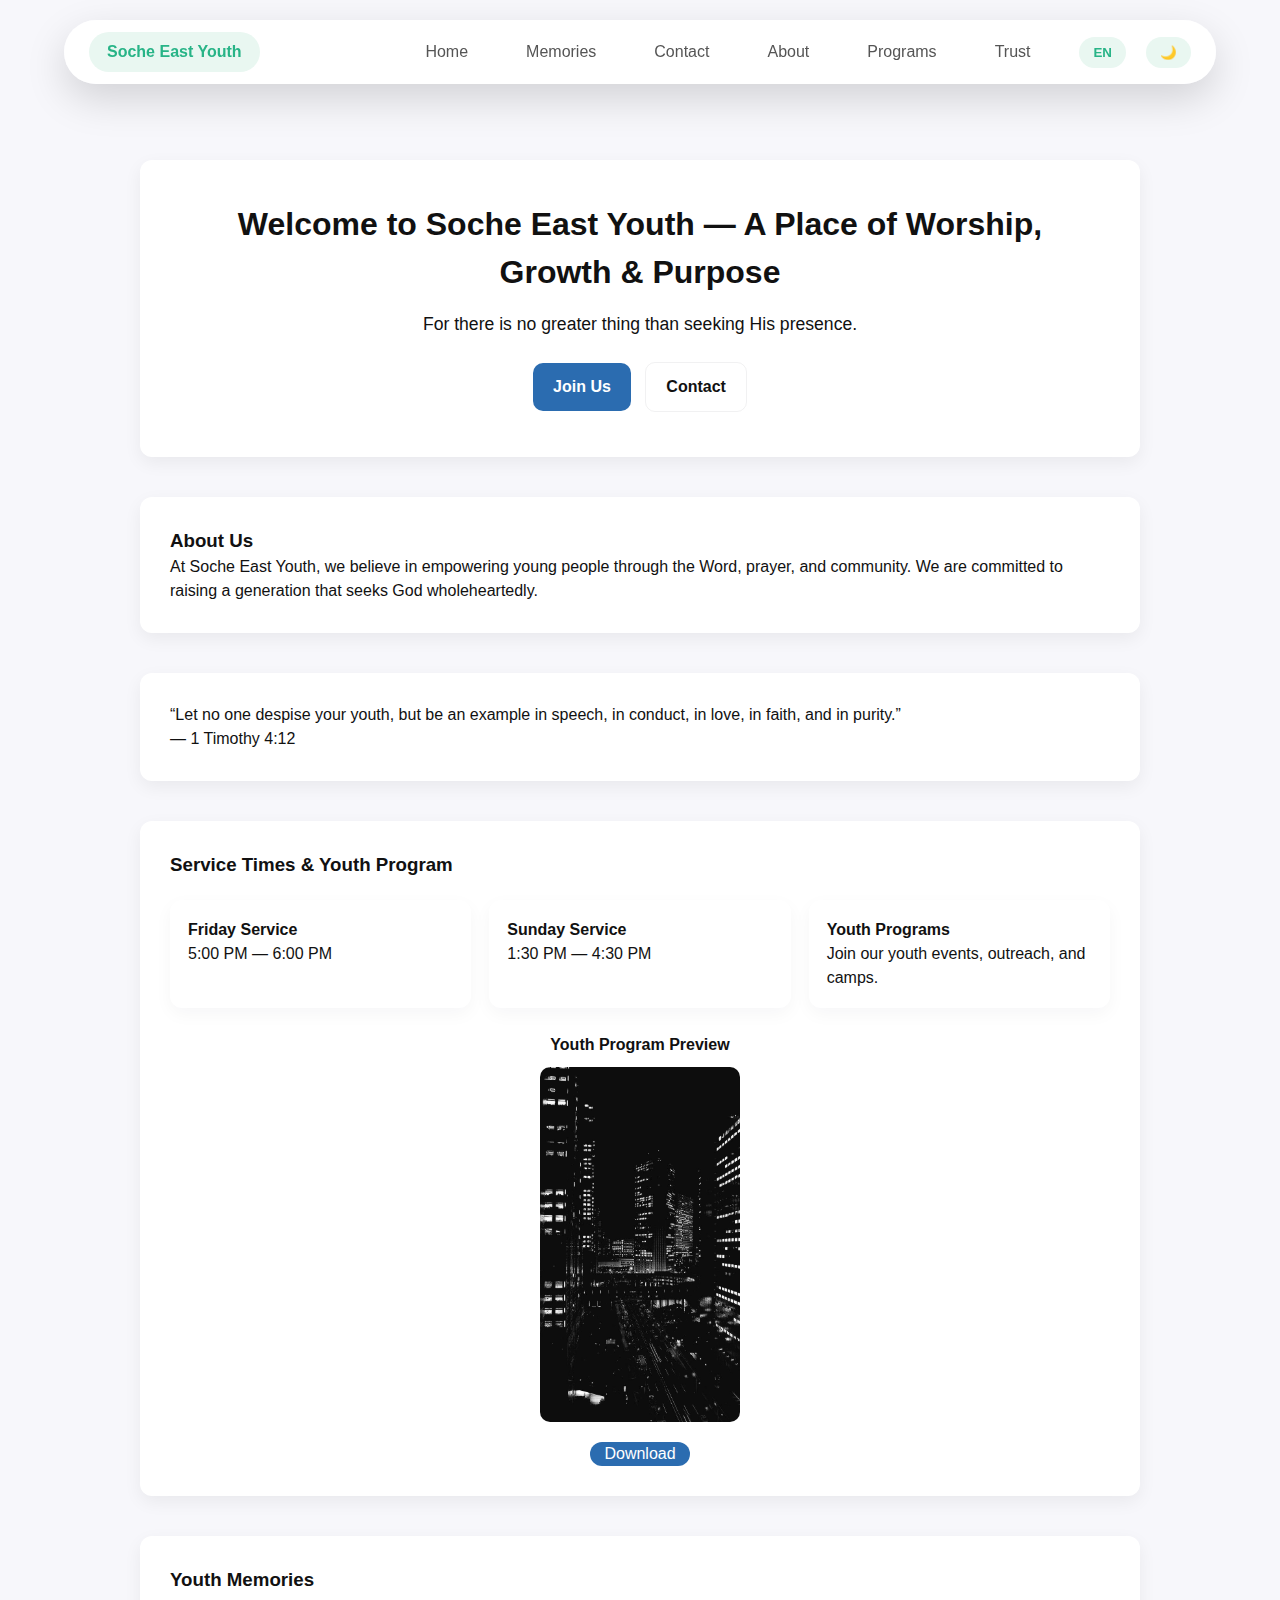
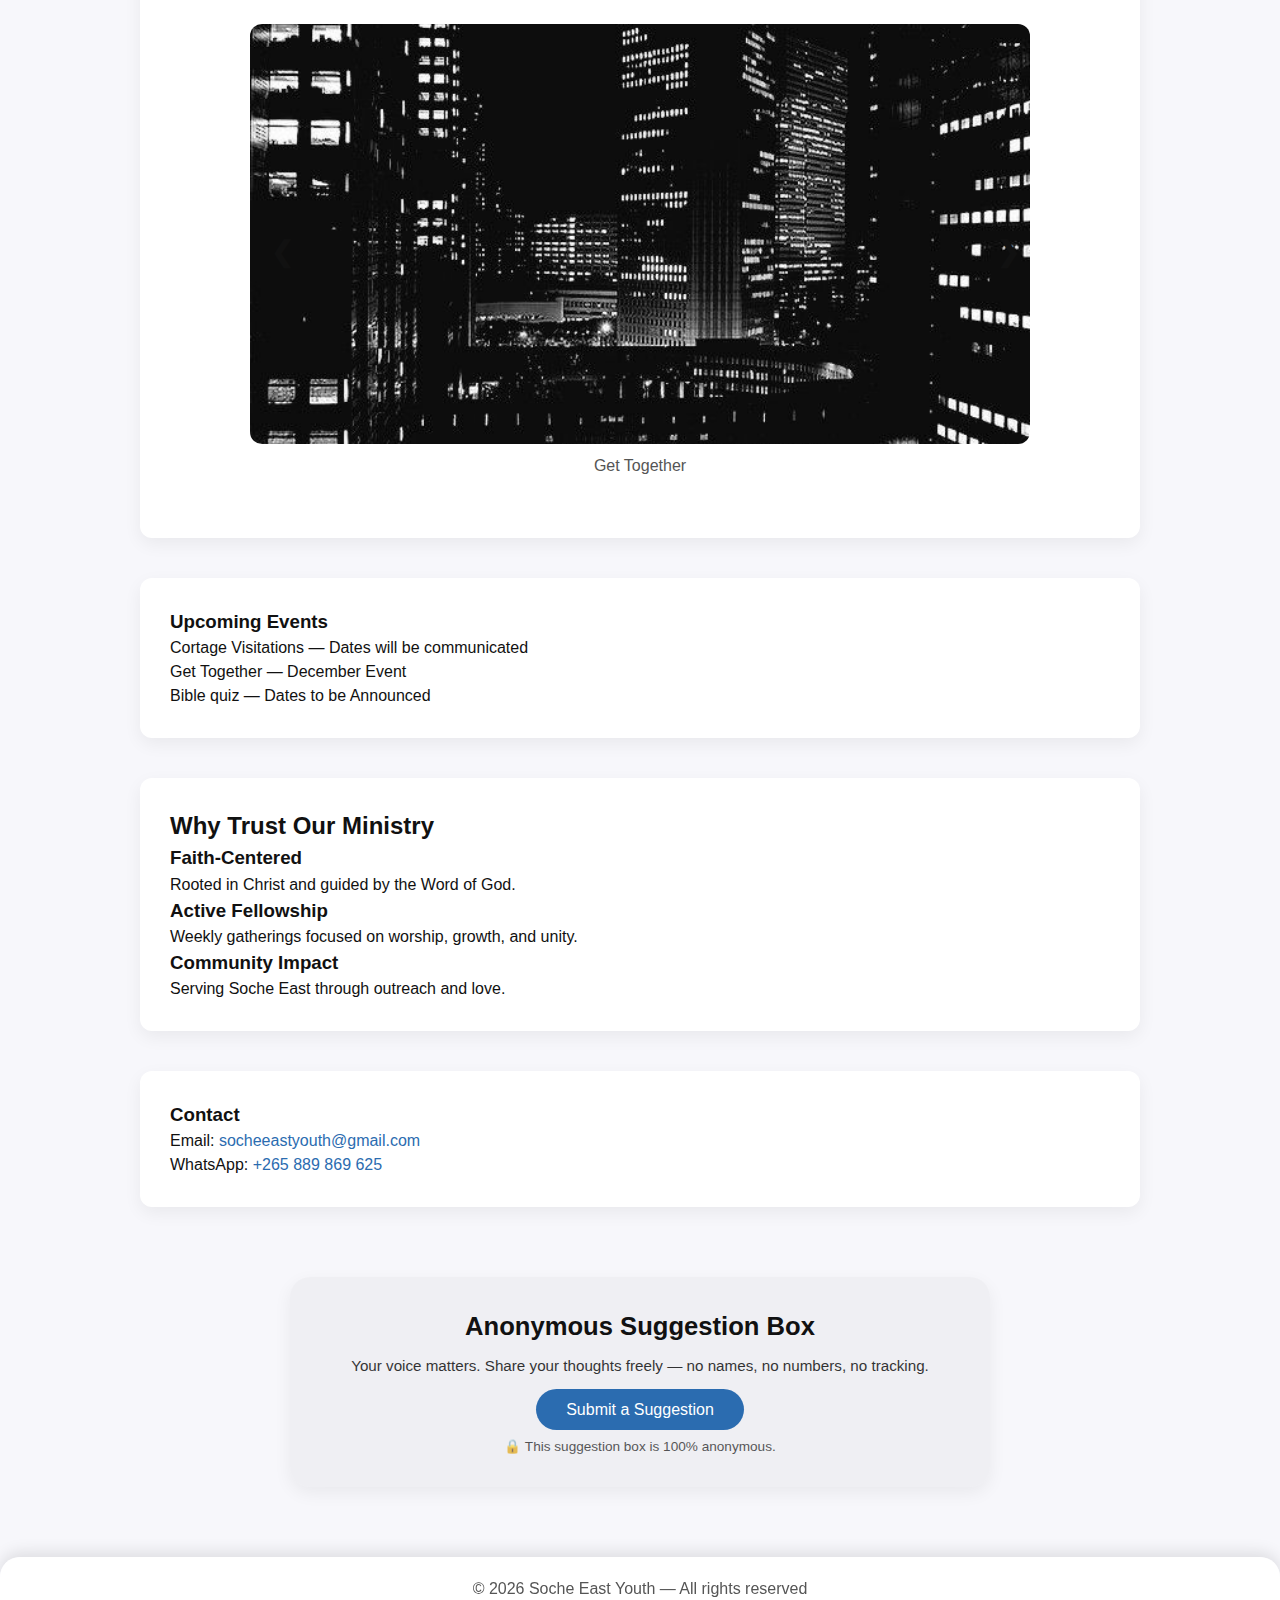
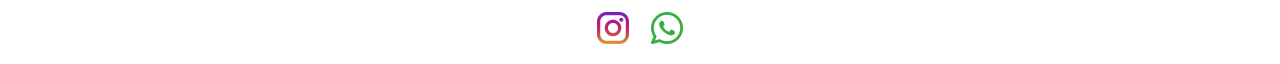
<file: soche-east-youth/index.html>
<!DOCTYPE html>
<html lang="en">
<head>
<meta charset="UTF-8">
<meta name="viewport" content="width=device-width, initial-scale=1.0">
<title>Soche East Youth</title>
<link rel="stylesheet" href="style.css">
</head>
<script src="https://identity.netlify.com/v1/netlify-identity-widget.js"></script>

<body>
<nav class="navbar">
  <div class="nav-logo">Soche East Youth</div>

  <div class="menu-toggle" id="menu-toggle">☰</div>

  <div class="nav-right" id="nav-right">
<ul class="nav-links">
  <li><a href="index.html" class="main-link">Home</a></li>
  <li><a href="#memories" class="main-link">Memories</a></li>
  <li><a href="#contact" class="main-link">Contact</a></li>
  
 
  <li><a href="#about">About</a></li>
  <li><a href="#programs">Programs</a></li>
  <li><a href="#trust">Trust</a></li>
</ul>


    <div class="nav-actions">
      <button id="lang-toggle">EN</button>
      <button id="theme-toggle">🌙</button>
    </div>
  </div>
</nav>


<section class="hero">
  <h2 id="hero-title">Welcome to Soche East Youth — A Place of Worship, Growth & Purpose</h2>
  <p id="hero-text">For there is no greater thing than seeking His presence.</p>
  <a href="#programs" class="btn btn-primary" id="hero-join">Join Us</a>
  <a href="#contact" class="btn btn-ghost" id="hero-contact">Contact</a>
</section>

<section id="about">
  <h3 id="about-title">About Us</h3>
  <p id="about-text">
    At Soche East Youth, we believe in empowering young people through the Word, prayer, and community. 
    We are committed to raising a generation that seeks God wholeheartedly.
  </p>
</section>

<section class="bible-verse-section">
  <p class="bible-verse-text" id="bible-verse">
    “Let no one despise your youth, but be an example in speech, in conduct, in love, in faith, and in purity.”
  </p>
  <span class="bible-verse-ref" id="bible-ref">— 1 Timothy 4:12</span>
</section>

<section id="programs">
  <h3 id="programs-title">Service Times & Youth Program</h3>
  <div class="grid">
    <div class="card">
      <h4 id="program1-title">Friday Service</h4>
      <p id="program1-time">5:00 PM — 6:00 PM</p>
    </div>
    <div class="card">
      <h4 id="program2-title">Sunday Service</h4>
      <p id="program2-time">1:30 PM — 4:30 PM</p>
    </div>
    <div class="card">
      <h4 id="program3-title">Youth Programs</h4>
      <p id="program3-text">Join our youth events, outreach, and camps.</p>
    </div>
  </div>

  <div class="program-download" style="margin-top:25px; text-align:center;">
    <h4 id="program-download">Youth Program Preview</h4>
    <img src="489d35d5-3e54-4b84-b4cc-9ca63241e1d9.jpeg" alt="Program Preview" style="width:200px; border-radius:10px; margin:10px auto; display:block;">
    <a href="489d35d5-3e54-4b84-b4cc-9ca63241e1d9.jpeg" download class="btn btn-primary" id="program-btn" style="margin-top:10px; display:inline-block; text-decoration: none; border-radius: 15px; width: 100px;">Download</a>
  </div>
</section>



<section id="memories">
  <h3 id="memories-title">Youth Memories</h3>

  <div class="slider">
    <button class="slider-btn prev">&#10094;</button>
    <button class="slider-btn next">&#10095;</button>

    <div class="slide active">
      <img src="489d35d5-3e54-4b84-b4cc-9ca63241e1d9.jpeg" alt="Youth Event 1">
      <p>Get Together</p>
    </div>

    <div class="slide">
      <img src="IMG_E1192.JPG" alt="Youth Event 2">
      <p>Movie night</p>
    </div>

    <div class="slide">
      <img src="IMG_1189.JPG" alt="Youth Event 3">
      <p>Community Outreach</p>
    </div>
  </div>
</section>

<section id="announcements">
  <h3 id="announcements-title">Upcoming Events</h3>
  <p id="event1">Cortage Visitations — Dates will be communicated</p>
  <p id="event2"> Get Together — December Event</p>
  <p id="event3"> Bible quiz — Dates to be Announced</p>
</section>

<section class="trust-builders-section">
  <h2 id="trust-title">Why Trust Our Ministry</h2>
  <div class="trust-builders-wrapper">
    <div class="trust-box">
      <h3 id="trust1-title">Faith-Centered</h3>
      <p id="trust1-text">Rooted in Christ and guided by the Word of God.</p>
    </div>
    <div class="trust-box">
      <h3 id="trust2-title">Active Fellowship</h3>
      <p id="trust2-text">Weekly gatherings focused on worship, growth, and unity.</p>
    </div>
    <div class="trust-box">
      <h3 id="trust3-title">Community Impact</h3>
      <p id="trust3-text">Serving Soche East through outreach and love.</p>
    </div>
  </div>
</section>

<section id="contact">
  <h3 id="contact-title">Contact </h3>
  <p>
    <span id="contact-email-label">Email</span>: 
    <a class="contact-link" id="contact-email-address" href="mailto:socheeastyouth@gmail.com" target="_blank">
      socheeastyouth@gmail.com
    </a>
  </p>
  <p>
    <span id="contact-whatsapp-label">WhatsApp</span>: 
    <a class="contact-link" id="contact-whatsapp-number" href="https://wa.me/265889869625" target="_blank">
      +265 889 869 625
    </a>
  </p>
</section>
<section id="suggestion-box" class="suggestion-section">
  <h3>Anonymous Suggestion Box</h3>

  <p class="suggestion-text">
    Your voice matters. Share your thoughts freely — no names, no numbers, no tracking.
  </p>

  <a
    href="https://docs.google.com/forms/d/e/1FAIpQLSeH0zzSA_JxKHXn7QwxuFBxIR0Uc6-FflcrnbGGCBpp5Nti-g/viewform?usp=header"
    target="_blank"
    class="btn btn-primary suggestion-btn">
    Submit a Suggestion
  </a>

  <p class="suggestion-trust">
    🔒 This suggestion box is 100% anonymous.
  </p>
</section>


<footer class="footer">
  <div class="footer-content">
    <p id="footer-text" data-text="footer">© 2026 Soche East Youth — All rights reserved</p>
    <div class="footer-social">

<a href="https://www.instagram.com/socheeastyouth/#" target="_blank" aria-label="Instagram">
  <img src="instagram.png" alt="Instagram" class="social-icon">
</a>
<a href="https://wa.me/265889869625" target="_blank" aria-label="WhatsApp">
  <img src="whatsapp.png" alt="WhatsApp" class="social-icon">
</a>

    </div>
  </div>
</footer>


<script src="script.js"></script>
</body>
</html>
</file>
<file: soche-east-youth/style.css>
:root{
  --accent:#2b6cb0;
  --hover:#1a73e8; 
  --bg:#f7f7fb;
  --card:#fff;
}

*{
  box-sizing:border-box;
  margin:0;
  padding:0;
}

body{
  font-family:Arial, sans-serif;
  background:var(--bg);
  color:#111;
  line-height:1.5;
  scroll-behavior:smooth;
  padding-top:120px;
}


.navbar {
  position: fixed;
  top: 20px;
  left: 50%;
  transform: translateX(-50%);
  width: 90%;
  background: rgba(255, 255, 255, 0.9);
  backdrop-filter: blur(10px);
  -webkit-backdrop-filter: blur(10px);
  border-radius: 50px;
  padding: 12px 25px;
  display: flex;
  align-items: center;
  justify-content: space-between;
  box-shadow: 0 15px 40px rgba(0,0,0,0.15);
  z-index: 1000;
}


.nav-logo {
  background: #e9f7f1;
  padding: 8px 18px;
  border-radius: 25px;
  font-weight: 600;
  color: #28b487;
  white-space: nowrap;
}


.nav-links {
  list-style: none;
  display: flex;
  gap: 30px;
  margin: 0;
  padding: 0;
  flex-wrap: nowrap;
}

.nav-links a {
  text-decoration: none;
  color: #555;
  font-weight: 500;
  padding: 8px 14px;
  border-radius: 20px;
  transition: 0.3s ease;
}

.nav-links a:hover {
  background: #28b487;
  color: #fff;
}


.nav-right {
  display: flex;
  align-items: center;
  gap: 25px;
}


.nav-actions {
  display: flex;
  gap: 10px;
}

.nav-actions button {
  border: none;
  background: #e9f7f1;
  color: #28b487;
  padding: 8px 14px;
  border-radius: 20px;
  font-weight: 600;
  cursor: pointer;
  transition: 0.3s ease;
}

.nav-actions button:hover {
  background: #28b487;
  color: #fff;
}


.menu-toggle {
  display: none;
  font-size: 26px;
  cursor: pointer;
  color: #28b487;
}


body.dark .navbar {
  background: rgba(30, 30, 30, 0.9);
}

body.dark .nav-logo {
  background: #1f3d34;
  color: #6fe3c1;
}

body.dark .nav-links a {
  color: #ddd;
}

body.dark .nav-actions button {
  background: #1f3d34;
  color: #6fe3c1;
}


@media (max-width: 900px) {

  .navbar {
    padding: 10px 14px;
  }


  .nav-logo {
    font-size: 12px;
    padding: 4px 10px;
    flex-shrink: 0;
  }

  .nav-right {
    display: flex;
    align-items: center;
    gap: 8px;
    flex-wrap: nowrap;  
    justify-content: flex-end;
    overflow: hidden;
  }

  .nav-links {
    display: flex;
    gap: 8px;
    flex-shrink: 1; 
    white-space: nowrap;
    overflow: hidden;
    text-overflow: ellipsis;
    margin: 0;
    padding: 0;
    list-style: none;
  }

  .nav-links a {
    font-size: 11px;
    padding: 5px 8px;
    flex-shrink: 1;
  }

  .nav-actions {
    display: flex;
    gap: 6px;
    flex-shrink: 0; 
  }

  .nav-actions button {
    font-size: 11px;
    padding: 5px 8px;
  }
}

@media (max-width: 480px) {
  .nav-links a {
    font-size: 10px;
    padding: 4px 6px;
  }

  .nav-actions button {
    font-size: 10px;
    padding: 3px 6px;
  }

  .nav-logo {
    font-size: 11px;
    padding: 3px 8px;
  }
}


button{
  padding:8px 12px;
  border:none;
  border-radius:8px;
  cursor:pointer;
  font-weight:600;
  margin-left:10px;
  transition: background 0.3s ease, color 0.3s ease;
}

button:hover,
.btn-primary:hover {
  background: var(--hover);
  color: #fff;
}

.btn-ghost{
  border:1px solid rgba(16,24,40,0.06);
  background:transparent;
  color:#111;
  transition: color 0.3s ease;
}

.btn-ghost:hover {
  color: var(--hover);
  background: transparent;
}


.hero{
  max-width:1000px;
  margin:40px auto 20px auto;
  padding:40px;
  background:var(--card);
  border-radius:12px;
  box-shadow:0 6px 18px rgba(0,0,0,0.06);
  text-align:center;
}

.hero h2{
  margin-bottom:15px;
  font-size:2rem;
}

.hero p{
  margin-bottom:20px;
  font-size:1.1rem;
}

.hero .btn-primary,
.hero .btn-ghost {
  margin:5px;
  display:inline-block;
  padding:12px 20px;
  border-radius:10px;
  text-decoration:none;
  font-weight:600;
}

.btn-primary{
  background:var(--accent);
  color:#fff;
}

.btn-ghost{
  border:1px solid rgba(16,24,40,0.06);
  background:transparent;
  color:#111;
}

section{
  max-width:1000px;
  margin:40px auto;
  padding:30px;
  background:var(--card);
  border-radius:12px;
  box-shadow:0 6px 18px rgba(0,0,0,0.06);
}

.grid{
  display:grid;
  grid-template-columns:repeat(3,1fr);
  gap:18px;
  margin-top:20px;
}

.card{
  padding:18px;
  background:var(--card);
  border-radius:12px;
  box-shadow:0 6px 18px rgba(16,24,40,0.04);
  color: #111;
  transition: background 0.3s ease, color 0.3s ease;
}

.card:hover {
  background: var(--hover);
  color: #fff;
  cursor: pointer;
}

.footer {
  width: 100%;
  padding: 20px 10px;
  background: rgba(255, 255, 255, 0.9);
  backdrop-filter: blur(10px);
  -webkit-backdrop-filter: blur(10px);
  border-top-left-radius: 20px;
  border-top-right-radius: 20px;
  box-shadow: 0 -5px 15px rgba(0,0,0,0.1);
  text-align: center;
  margin-top: 40px;
  color: #555;
  transition: background 0.3s ease, color 0.3s ease;
}

.footer-content {
  display: flex;
  flex-direction: column;
  align-items: center;
  gap: 10px;
}

.footer-social a {
  margin: 0 8px;
  font-size: 20px;
  color: #28b487;
  transition: color 0.3s ease;
  text-decoration: none;
}

.footer-social a:hover {
  color: var(--hover);
}

.dark .footer {
  background: rgba(30, 30, 30, 0.9);
  color: #eee;
}

.dark .footer-social a {
  color: #6fe3c1;
}


.dark{
  background:#111;
  color:#eee;
}

.dark header,
.dark footer,
.dark section,
.dark .card,
.dark .hero{
  background:#1e1e1e;
  color:#eee;
}

.dark nav a{
  color:#eee;
}

.contact-link {
  text-decoration: none;    
  color: var(--accent);     
  transition: color 0.3s ease;
}

.contact-link:hover {
  color: var(--hover);      
}


.slider {
  position: relative;
  max-width: 800px;
  margin: 20px auto;
  overflow: hidden;
  border-radius: 12px;
  
}

.slide {
  display: none;
  text-align: center;
  padding: 10px;
}

.slide.active {
  display: block;
}

.slide img {
  width: 100%;
  height: auto;
  border-radius: 12px;
  display: block;
  margin: 0 auto;
  max-height: 420px;
  object-fit: cover;
}

.slide p {
  margin-top: 10px;
  font-weight: 500;
  color: #555;
}


.slider-btn {
  position: absolute;
  top: 50%;
  transform: translateY(-50%);
  
  width: 44px;               
  height: 44px;
  display: flex;
  align-items: center;
  justify-content: center;

  background: transparent !important;
  border: none !important;
  outline: none !important;
  box-shadow: none !important;

  appearance: none;
  -webkit-appearance: none;
  -moz-appearance: none;

  -webkit-tap-highlight-color: transparent;

  padding: 0;
  font-size: 28px;
  color: #111;
  cursor: pointer;
  z-index: 10;

  transition: text-shadow 0.25s ease, color 0.25s ease;
}


.slider-btn.prev { left: 10px; }
.slider-btn.next { right: 10px; }


.slider-btn:hover,
.slider-btn:focus-visible {
  text-shadow:
    0 0 6px rgba(43, 108, 176, 0.7),
    0 0 12px rgba(43, 108, 176, 0.5);
}

.dark .slider-btn { color: #eee; }

.dark .slider-btn:hover,
.dark .slider-btn:focus-visible {
  text-shadow:
    0 0 6px rgba(111, 227, 193, 0.8),
    0 0 14px rgba(111, 227, 193, 0.6);
}
.social-icon {
  width: 32px;   /* adjust size as needed */
  height: 32px;  /* keep square for consistency */
  vertical-align: middle; /* aligns nicely with text if needed */
  transition: transform 0.2s; /* for hover effect */
}

a:hover .social-icon {
  transform: scale(1.1); /* subtle hover zoom */
}
.suggestion-section {
  max-width: 700px;
  margin: 70px auto;
  padding: 30px 20px;
  text-align: center;
  background: rgba(0,0,0,0.03);
  border-radius: 20px;
}

.suggestion-section h3 {
  font-size: 1.6rem;
  margin-bottom: 10px;
}

.suggestion-text {
  font-size: 0.95rem;
  margin-bottom: 20px;
  opacity: 0.85;
}

.suggestion-btn {
  text-decoration: none;
  padding: 12px 30px;
  border-radius: 25px;
}

.suggestion-trust {
  margin-top: 15px;
  font-size: 0.85rem;
  opacity: 0.7;
}
.suggestion-btn:hover {
  transform: translateY(-2px);
  transition: 0.2s ease;
}
</file>
